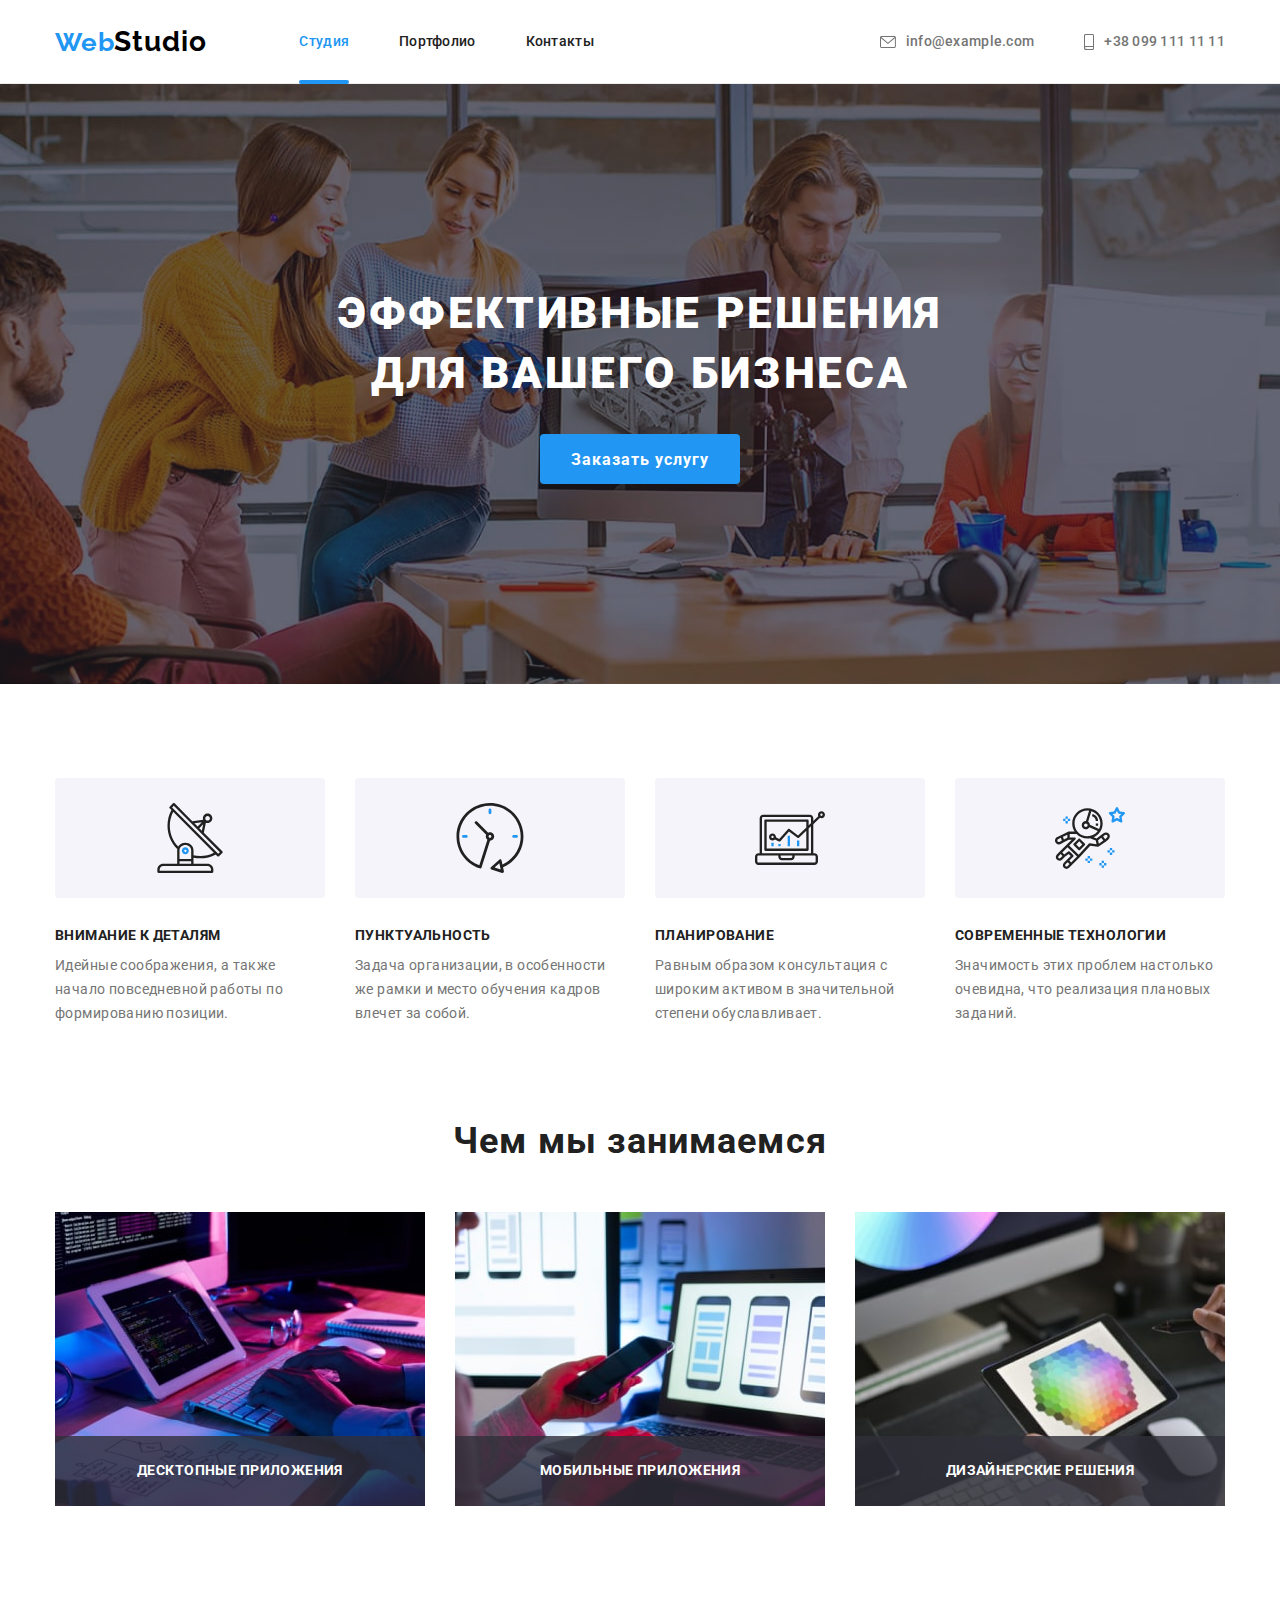
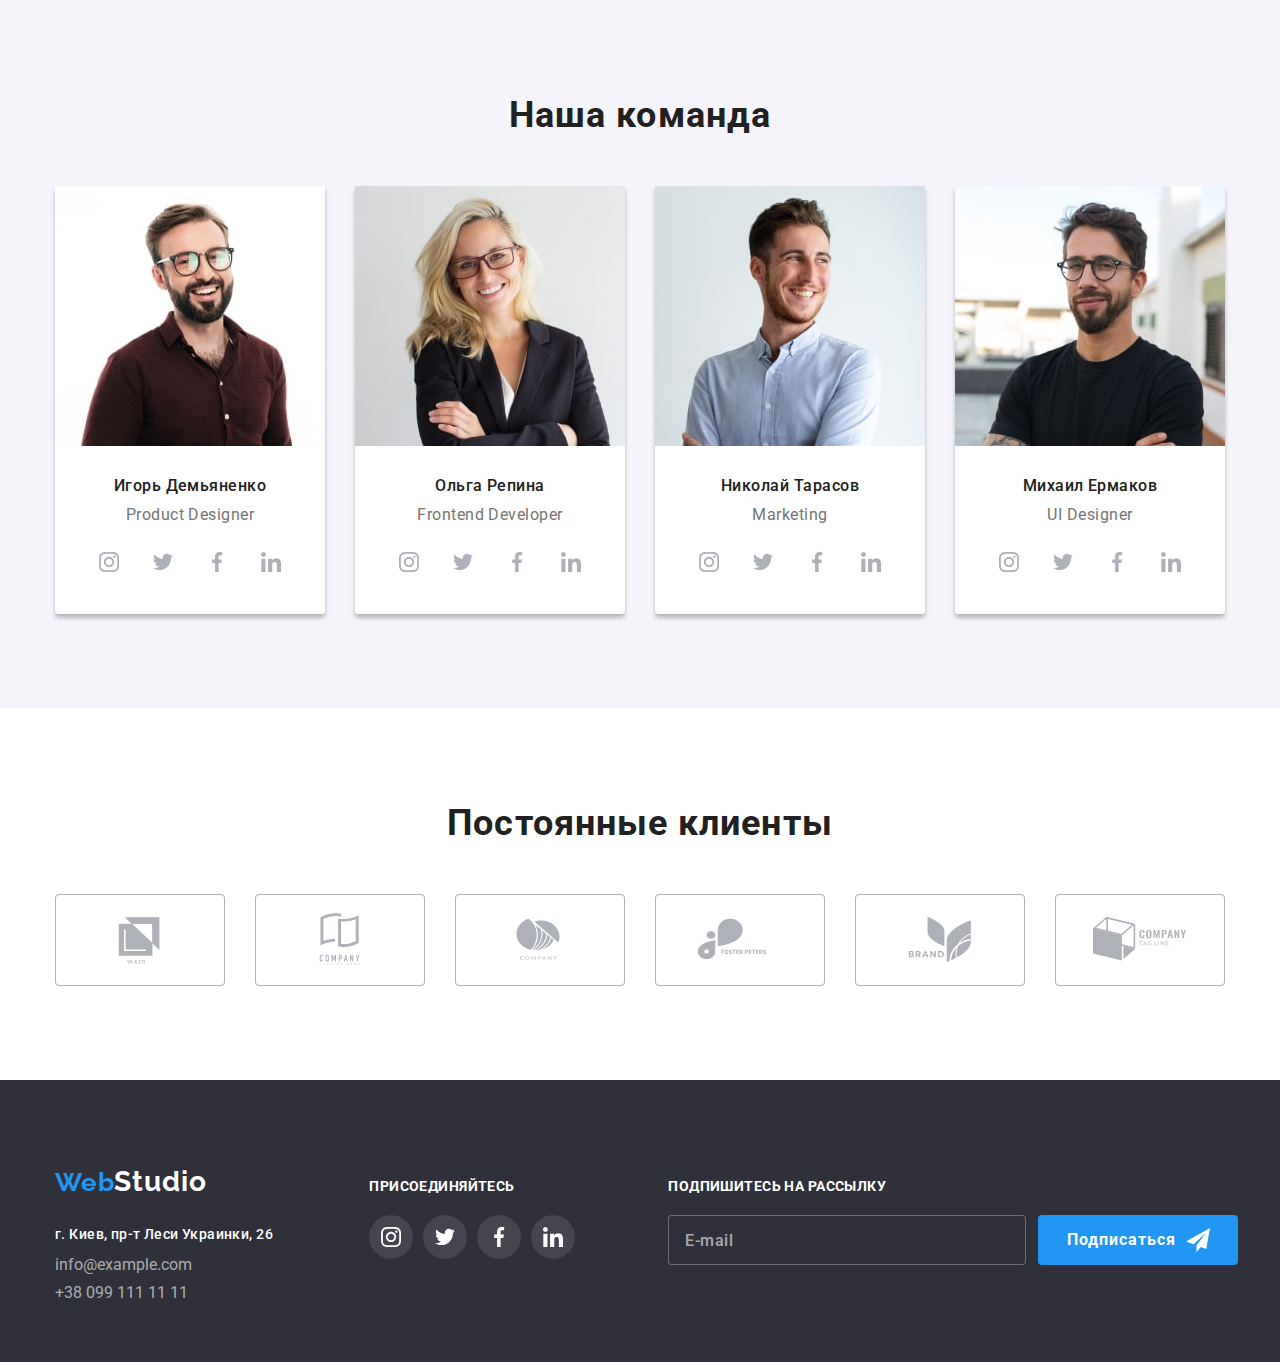
<file: index.html>
<!DOCTYPE html>
<html lang="ru">

<head>
    <meta charset="UTF-8">
    <meta http-equiv="X-UA-Compatible" content="IE=edge">
    <meta name="viewport" content="width=device-width, initial-scale=1.0">
    <link rel="preconnect" href="https://fonts.googleapis.com">
    <link rel="preconnect" href="https://fonts.gstatic.com" crossorigin>
    <link href="https://fonts.googleapis.com/css2?family=Raleway:wght@700&family=Roboto:wght@400;500;700;900&display=swap"
        rel="stylesheet">

    <title>Студия</title>
    <link rel="stylesheet" href="./css/main.min.css">
</head>

<body>

    <!---Header navigation-->

    <header class="header">
        <div class="container header__container">
            <nav class="navigation">
                <a class="logo logo--light-theme" href="./index.html" lang="en">
                    <span class="logo__accent">Web</span>Studio</a>
                <ul class="navigation__list">
                    <li class="navigation__item">
                        <a class="navigation__link navigation__link--active" href="./index.html" rel="noreferrer">Студия</a>
                    </li>
                    <li class="navigation__item">
                        <a class="navigation__link" href="./portfolio.html">Портфолио</a>
                    </li>
                    <li class="navigation__item">
                        <a class="navigation__link" href="">Контакты</a>
                    </li>
                </ul>
            </nav>
            <ul class="contact">
                <li class="contact__item">
                    <a class="contact__link" href="mailto:info@example.com">
                        <svg class="contact__icon" width="16" height="14"><use href="./images/icons.svg#envelope"></use></svg> info@example.com</a>
                </li>
                <li class="contact__item">
                    <a class="contact__link" href="tel:+380991111111"><svg class="contact__icon" width="10" height="16">
                        <use href="./images/icons.svg#smartphone"></use>
                    </svg>+38 099 111 11 11</a>
                </li>
            </ul>
            <button type="button" class="mob-menu__btn" data-menu-open><svg class="mob-menu__icon--open" width="40" height="40">
                <use href="./images/icons.svg#menu_40px"></use>
            </svg></button>
        </div>

        <!-- Mobile-menu -->

        <div class="mob-menu is-hidden" data-menu>
            <div class="mob-menu__thumb">
                <button type="button" class="mob-menu__btn" data-menu-close><svg class="mob-menu__icon--close" width="40" height="40">
                    <use href="./images/icons.svg#close-icon"></use></svg></button>
                <div class="mob-menu-top">            
                    <ul class="mob-menu__nav">
                            <li class="mob-menu__item">
                                    <a class="mob-menu__link mob-menu__link--active" href="./index.html" rel="noreferrer">Студия</a>
                        </li>
                        <li class="mob-menu__item">
                                    <a class="mob-menu__link" href="./portfolio.html">Портфолио</a>
                        </li>
                        <li class="mob-menu__item">
                                    <a class="mob-menu__link" href="">Контакты</a>
                        </li>
                    </ul>
                </div>
                <div class="mob-menu-botom">
                        <ul class="mob-menu__communication">
                        <li class="communication__item">
                            <a class="communication__link--tel" href="tel:+380991111111">
                                +38 099 111 11 11</a>
                        </li>
                        <li class="communication__item">
                            <a class="communication__link" href="mailto:info@example.com">
                                info@example.com</a>
                        </li>
                    </ul>
                    <ul class="mob-menu__community">
                        <li class="community__item"> <a  class="community__link" href=""> Instagram</a></li>
                        <li class="community__item"><a  class="community__link" href="">Twitter</a></li>
                        <li class="community__item"><a  class="community__link" href="">Facebook</a></li>
                        <li class="community__item"><a  class="community__link" href="">LinkedIn</a></li>
                    </ul>
                </div>
            </div>
        </div>
    </header>

    <!--Main section-->

    <main>

        <!---Hero-->

        <section class="hero">
            <h1 class="hero__title">Эффективные решения <br /> для вашего бизнеса</h1>
            <button class="button hero__button" type="button" data-modal-open>Заказать услугу</button>
        </section>

        <!---Our advantages-->

        <section class="section">
            <div class="container">
            <h2 class="section__title visually-hidden">Наши преимущества</h2>
            <ul class="advantages">
                <li class="advantages__item">
                    <div class="advantages__box">
                        <svg class="advantages__icon" width="70" height="70">
                            <use href="./images/icons.svg#antenna"></use>
                        </svg>
                    </div>
                    <h3 class="advantages__title">Внимание к деталям</h3>
                    <p class="advantages__description">Идейные соображения, а также начало повседневной работы по формированию позиции.</p>
                </li>
                <li class="advantages__item">
                    <div class="advantages__box">
                        <svg class="advantages__icon" width="70" height="70">
                            <use href="./images/icons.svg#clock"></use>
                        </svg>
                    </div>
                    <h3 class="advantages__title">Пунктуальность</h3>
                    <p class="advantages__description">Задача организации, в особенности же рамки и место обучения кадров влечет за собой.</p>
                </li>
                <li class="advantages__item">
                    <div class="advantages__box">
                        <svg class="advantages__icon" width="70" height="70">
                            <use href="./images/icons.svg#diagram"></use>
                        </svg>
                    </div>
                    <h3 class="advantages__title">Планирование</h3>
                    <p class="advantages__description">Равным образом консультация с широким активом в значительной степени обуславливает.</p>
                </li>
                <li class="advantages__item">
                    <div class="advantages__box">
                        <svg class="advantages__icon" width="70" height="70">
                            <use href="./images/icons.svg#astronaut"></use>
                        </svg>
                    </div>
                    <h3 class="advantages__title">Современные технологии</h3>
                    <p class="advantages__description">Значимость этих проблем настолько очевидна, что реализация плановых заданий.</p>
                </li>
            </ul>
            </div>
        </section>

        <!---Our services-->

        <section class="section section--no-padding-top">
            <div class="container">
                <h2 class="section__title">Чем мы занимаемся</h2>
                <ul class="services">
                    <li class="services__item"><img
                        srcset="./images/services1-desktop-1200-min.jpg 1x, ./images/services1-desktop-1200-2x-min.jpg 2x" 
                        src="./images/services1-desktop-1200-min.jpg" 
                        alt="Адаптация сайта" width="370" 
                        height="294">
                        <p class="services__description">Десктопные приложения</p>
                    </li>
                    <li class="services__item"><img 
                        srcset="./images/services2-desktop-1200-min.jpg 1x, ./images/services2-desktop-1200-2x-min.jpg 2x"
                        src="./images/services2-desktop-1200-min.jpg" 
                        alt="Создание сайта" 
                        width="370" 
                        height="294">
                        <p class="services__description">Мобильные приложения</p>
                    </li>
                    <li class="services__item"><img 
                        srcset="./images/services3-desktop-1200-min.jpg 1x, ./images/services3-desktop-1200-2x-min.jpg 2x"
                        src="./images/services3-desktop-1200-min.jpg" 
                        alt="Создание дизайна" 
                        width="370" 
                        height="294">
                        <p class="services__description">Дизайнерские решения</p>
                    </li>
                </ul>
            </div>
        </section>

        <!---Our team-->

        <section class="section section--other-bg">
            <div class="container">
                <h2 class="section__title">Наша команда</h2>
                <ul class="team">
                    <li class="team__item">
                            <picture>
                                <source srcset="
                                ./images/team1-desktop-1200-min.jpg 1x, 
                                ./images/team1-desktop-1200-2x-min.jpg 2x" media="(min-width: 1200px)">
                                
                                <source srcset="
                                ./images/team1-tablet-768-min.jpg 1x, 
                                ./images/team1-tablet-768-2x-min.jpg 2x" 
                                media="(min-width: 768px)">

                                <source srcset="
                                ./images/team1-mobile-480-min.jpg 1x, 
                                ./images/team1-mobile-480-2x-min.jpg 2x" media="(min-width: 480px)">

                                <img src="./images/team1-mobile-480-2x-min.jpg" alt="Дизайнер-Игорь-Демьяненко">                                
                            </picture>
                <div class="team__block"><h3 class="team__title">Игорь Демьяненко</h3>
                        <p class="team__text" lang="en">Product Designer</p>
                        <ul class="social">
                            <li class="social__item">
                                <a href="" class="social__link">
                                <svg class="social__icon">
                                    <use href="./images/icons.svg#instagram">
                                    </use>
                                </svg>
                                </a>
                            </li>
                            <li class="social__item">
                                <a href="" class="social__link">
                                    <svg class="social__icon">
                                        <use href="./images/icons.svg#twitter">
                                        </use>
                                    </svg>
                                </a>
                            </li>
                            <li class="social__item">
                                <a href="" class="social__link">
                                    <svg class="social__icon">
                                        <use href="./images/icons.svg#facebook">
                                        </use>
                                    </svg>
                                </a>
                            </li>
                            <li class="social__item">
                                <a href="" class="social__link">
                                    <svg class="social__icon">
                                        <use href="./images/icons.svg#linkedin">
                                        </use>
                                    </svg>
                                </a>
                            </li>
                        </ul>
                </div>
                    </li>
                    <li class="team__item">
                        <picture>
                            <source srcset="
                            ./images/team2-desktop-1200-min.jpg 1x, 
                            ./images/team2-desktop-1200-2x-min.jpg 2x" media="(min-width: 1200px)">
                            <source srcset="
                            ./images/team2-tablet-768-min.jpg 1x, 
                            ./images/team2-tablet-768-2x-min.jpg 2x" media="(min-width: 768px)">
                            <source srcset="
                            ./images/team2-mobile-480-min.jpg 1x, 
                            ./images/team2-mobile-480-2x-min.jpg 2x" 
                            media="(min-width: 480px)">
                            <img src="./images/team2-mobile-480-2x-min.jpg" 
                            alt="Разработчик-Ольга-Репина">
                        </picture>
                    <div class="team__block"><h3 class="team__title">Ольга Репина</h3>
                        <p class="team__text" lang="en">Frontend Developer</p>
                        <ul class="social">
                            <li class="social__item">
                                <a href="" class="social__link">
                                    <svg class="social__icon">
                                        <use href="./images/icons.svg#instagram">
                                    </use>
                                    </svg>
                                </a>
                            </li>
                            <li class="social__item">
                                <a href="" class="social__link">
                                    <svg class="social__icon">
                                        <use href="./images/icons.svg#twitter">
                                    </use>
                                    </svg>
                                </a>
                            </li>
                            <li class="social__item">
                                <a href="" class="social__link">
                                    <svg class="social__icon">
                                        <use href="./images/icons.svg#facebook">
                                    </use>
                                    </svg>
                                </a>
                            </li>
                            <li class="social__item">
                                <a href="" class="social__link">
                                    <svg class="social__icon">
                                        <use href="./images/icons.svg#linkedin">
                                    </use>
                                    </svg>
                                </a>
                            </li>
                        </ul>
                    </div>
                    </li>
                    <li class="team__item">
                        <picture>
                            <source srcset="
                            ./images/team3-desktop-1200-min.jpg 1x, 
                            ./images/team3-desktop-1200-2x-min.jpg 2x" media="(min-width: 1200px)">
                            <source srcset="
                            ./images/team3-tablet-768-min.jpg 1x, 
                            ./images/team3-tablet-768-2x-min.jpg 2x" media="(min-width: 768px)">
                            <source srcset="
                            ./images/team3-mobile-480-min.jpg 1x, 
                            ./images/team3-mobile-480-2x-min.jpg 2x" 
                            media="(min-width: 480px)">
                            <img src="./images/team3-mobile-480-2x-min.jpg" 
                            alt="Маркетолог-Николай-Тарасов">
                        </picture>
                    <div class="team__block"><h3 class="team__title">Николай Тарасов</h3>
                        <p class="team__text" lang="en">Marketing</p>
                        <ul class="social">
                            <li class="social__item">
                                <a href="" class="social__link">
                                    <svg class="social__icon">
                                        <use href="./images/icons.svg#instagram">
                                    </use>
                                    </svg>
                                </a>
                            </li>
                            <li class="social__item">
                                <a href="" class="social__link">
                                    <svg class="social__icon">
                                        <use href="./images/icons.svg#twitter">
                                    </use>
                                    </svg>
                                </a>
                            </li>
                            <li class="social__item">
                                <a href="" class="social__link">
                                    <svg class="social__icon">
                                        <use href="./images/icons.svg#facebook">
                                    </use>
                                    </svg>
                                </a>
                            </li>
                            <li class="social__item">
                                <a href="" class="social__link">
                                    <svg class="social__icon">
                                        <use href="./images/icons.svg#linkedin">
                                    </use>
                                    </svg>
                                </a>
                            </li>
                        </ul>
                    </div>
                    </li>
                    <li class="team__item">
                        <picture>
                            <source srcset="
                            ./images/team4-desktop-1200-min.jpg 1x, 
                            ./images/team4-desktop-1200-2x-min.jpg 2x" media="(min-width: 1200px)">
                            <source srcset="
                            ./images/team4-tablet-768-min.jpg 1x, 
                            ./images/team4-tablet-768-2x-min.jpg 2x" media="(min-width: 768px)">
                            <source 
                            srcset="
                            ./images/team4-mobile-480-min.jpg 1x, 
                            ./images/team4-mobile-480-2x-min.jpg 2x"
                            media="(min-width: 480px)">
                            <img src="./images/team4-mobile-480-2x-min.jpg" 
                            alt="Дизайнер-Михаил Ермаков">
                        </picture>
                        
                    <div class="team__block"><h3 class="team__title">Михаил Ермаков</h3>
                        <p class="team__text" lang="en">UI Designer</p>
                        <ul class="social">
                            <li class="social__item">
                                <a href="" class="social__link">
                                    <svg class="social__icon">
                                        <use href="./images/icons.svg#instagram">
                                    </use>
                                    </svg>
                                </a>
                            </li>
                            <li class="social__item">
                                <a href="" class="social__link">
                                    <svg class="social__icon">
                                        <use href="./images/icons.svg#twitter">
                                    </use>
                                    </svg>
                                </a>
                            </li>
                            <li class="social__item">
                                <a href="" class="social__link">
                                    <svg class="social__icon">
                                        <use href="./images/icons.svg#facebook">
                                    </use>
                                    </svg>
                                </a>
                            </li>
                            <li class="social__item">
                                <a href="" class="social__link">
                                    <svg class="social__icon">
                                        <use href="./images/icons.svg#linkedin">
                                    </use>
                                    </svg>
                                </a>
                            </li>
                        </ul>
                    </div>
                    </li>
                </ul>
            </div>
        </section>

        <!--Clients section-->

        <section class="section">
            <div class="container">
                <h2 class="section__title">Постоянные клиенты</h2>
                <ul class="clients">
                    <li class="clients__item">
                        <a href="" class="clients__link">
                            <svg class="clients__icon">
                                <use href="./images/icons.svg#Company-1">
                                </use>
                            </svg>
                        </a>
                    </li>
                    <li class="clients__item">
                        <a href="" class="clients__link">
                            <svg class="clients__icon">
                                <use href="./images/icons.svg#Company-2">
                                </use>
                            </svg>
                        </a>
                    </li>
                    <li class="clients__item">
                        <a href="" class="clients__link">
                            <svg class="clients__icon">
                                <use href="./images/icons.svg#Company-3">
                                </use>
                            </svg>
                        </a>
                    </li>
                    <li class="clients__item">
                        <a href="" class="clients__link">
                            <svg class="clients__icon">
                                <use href="./images/icons.svg#Company-4">
                                </use>
                            </svg>
                        </a>
                    </li>
                    <li class="clients__item">
                        <a href="" class="clients__link">
                            <svg class="clients__icon">
                                <use href="./images/icons.svg#Company-5">
                                </use>
                            </svg>
                        </a>
                    </li>
                    <li class="clients__item">
                        <a href="" class="clients__link">
                            <svg class="clients__icon">
                                <use href="./images/icons.svg#Company-6">
                                </use>
                            </svg>
                        </a>
                    </li>
                </ul>
            </div>
        </section>
    </main>

    <!--Footer section-->

    <footer class="footer">
        <div class="container footer__container">
            <div class="footer__adress-box">
                <a class="logo logo--dark-theme" href="./index.html" lang="en"> <span class="logo__accent">Web</span>Studio</a>
                <address class="adress"> 
                <ul class="address__list">
                    <li class="adress__item"><a class="address__link" href="">г. Киев, пр-т Леси Украинки, 26</a></li>
                    <li class="adress__item"><a class="adress__link--contact" href="mailto:info@example.com">info@example.com</a></li>
                    <li class="adress__item"><a class="adress__link--contact" href="tel:+380991111111">+38 099 111 11 11</a></li>
                </ul>
                </address>
            </div>
            <div class="footer__social-box">
                <h2 class="footer__title footer__title--social">
                    присоединяйтесь
                </h2>
                <ul class="social">
                    <li class="social__item">
                        <a href="" class="social__link social__link--dark">
                            <svg class="social__icon">
                                <use href="./images/icons.svg#instagram">
                                </use>
                            </svg>
                        </a>
                    </li>
                    <li class="social__item">
                        <a href="" class="social__link social__link--dark">
                            <svg class="social__icon">
                                <use href="./images/icons.svg#twitter">
                                </use>
                            </svg>
                        </a>
                    </li>
                    <li class="social__item">
                        <a href="" class="social__link social__link--dark">
                            <svg class="social__icon">
                                <use href="./images/icons.svg#facebook">
                                </use>
                            </svg>
                        </a>
                    </li>
                    <li class="social__item">
                        <a href="" class="social__link social__link--dark">
                            <svg class="social__icon">
                                <use href="./images/icons.svg#linkedin">
                                </use>
                            </svg>
                        </a>
                    </li>
                </ul>
            </div>
            <form action="#" class="footer__form">
                <div class="form__field">
                    <label class="footer__title footer__title--form">Подпишитесь на рассылку
                        <input 
                        type="email" 
                        name="user-email" 
                        class="form__input"
                        placeholder="E-mail">
                    </label>
                    <button class="button footer__button" type="submit">Подписаться<svg class="button__icon" width="24" height="24">
                        <use href="./images/icons.svg#icon-send"></use>
                    </svg></button>
                </div>
            </form>
            
        </div>
    </footer>

    <!--Modal window-->

    <div class="backdrop is-hidden" data-modal>
        <div class="modal">
            <button type="button" class="close" data-modal-close>
                <svg class="close__icon" width="18" height="18">
                    <use href="./images/icons.svg#close-icon"></use>
                </svg>
            </button>
            <b class="modal-form__title">Оставьте свои данные, мы вам перезвоним</b>
            <form action="#" class="modal-form">
                <div class="modal-form__box">
                    <label class="modal-form__text">Имя
                        <span class="input__wrap">
                            <input 
                                type="text"
                                name="user-name" 
                                class="modal-form__input"
                                required>
                            <svg class="modal-form__icon">
                                <use a href="./images/icons.svg#user-icon"></use>
                            </svg>
                        </span>
                    </label>
                    
                </div>
                <div class="modal-form__box">
                    <label class="modal-form__text">Телефон
                        <span class="input__wrap">
                            <input 
                            type="tel" 
                            name="user-tel" 
                            class="modal-form__input"
                            required>
                            <svg class="modal-form__icon">
                                <use a href="./images/icons.svg#phone-icon"></use>
                            </svg>
                        </span>
                    </label>
                </div>
                <div class="modal-form__box">
                    <label class="modal-form__text">Почта
                        <span class="input__wrap">
                            <input 
                            type="email" 
                            name="user-email" 
                            class="modal-form__input">
                            <svg class="modal-form__icon">
                                <use a href="./images/icons.svg#email-icon"></use>
                            </svg>
                        </span>
                    </label>
                </div>
                <div class="modal-form__box">
                    <label class="modal-form__text">Комментарий
                       <textarea 
                       class="modal-form__comment" 
                       name="user-comment"
                       placeholder="Введите текст"></textarea>
                    </label>
                </div>
                <div class="license__box">
                    <input type="checkbox" name="license" id="license" class="checkbox__input visually-hidden">
                    <label for="license" class="license"><span class="checkbox__item">
                        <svg class="license__icon">
                            <use href="./images/icons.svg#icon-check"></use>
                        </svg></span>
                        Соглашаюсь с рассылкой и принимаю <a class="license__link" href="">Условия договора</a>
                    </label>
                </div>
                <button class="button modal__button" type="submit">Отправить</button>
            </form>
        </div>
    </div>

    <script src="./js/modal.js"></script>
    <script src="./js/menu.js"></script>

</body>
</html>
</file>
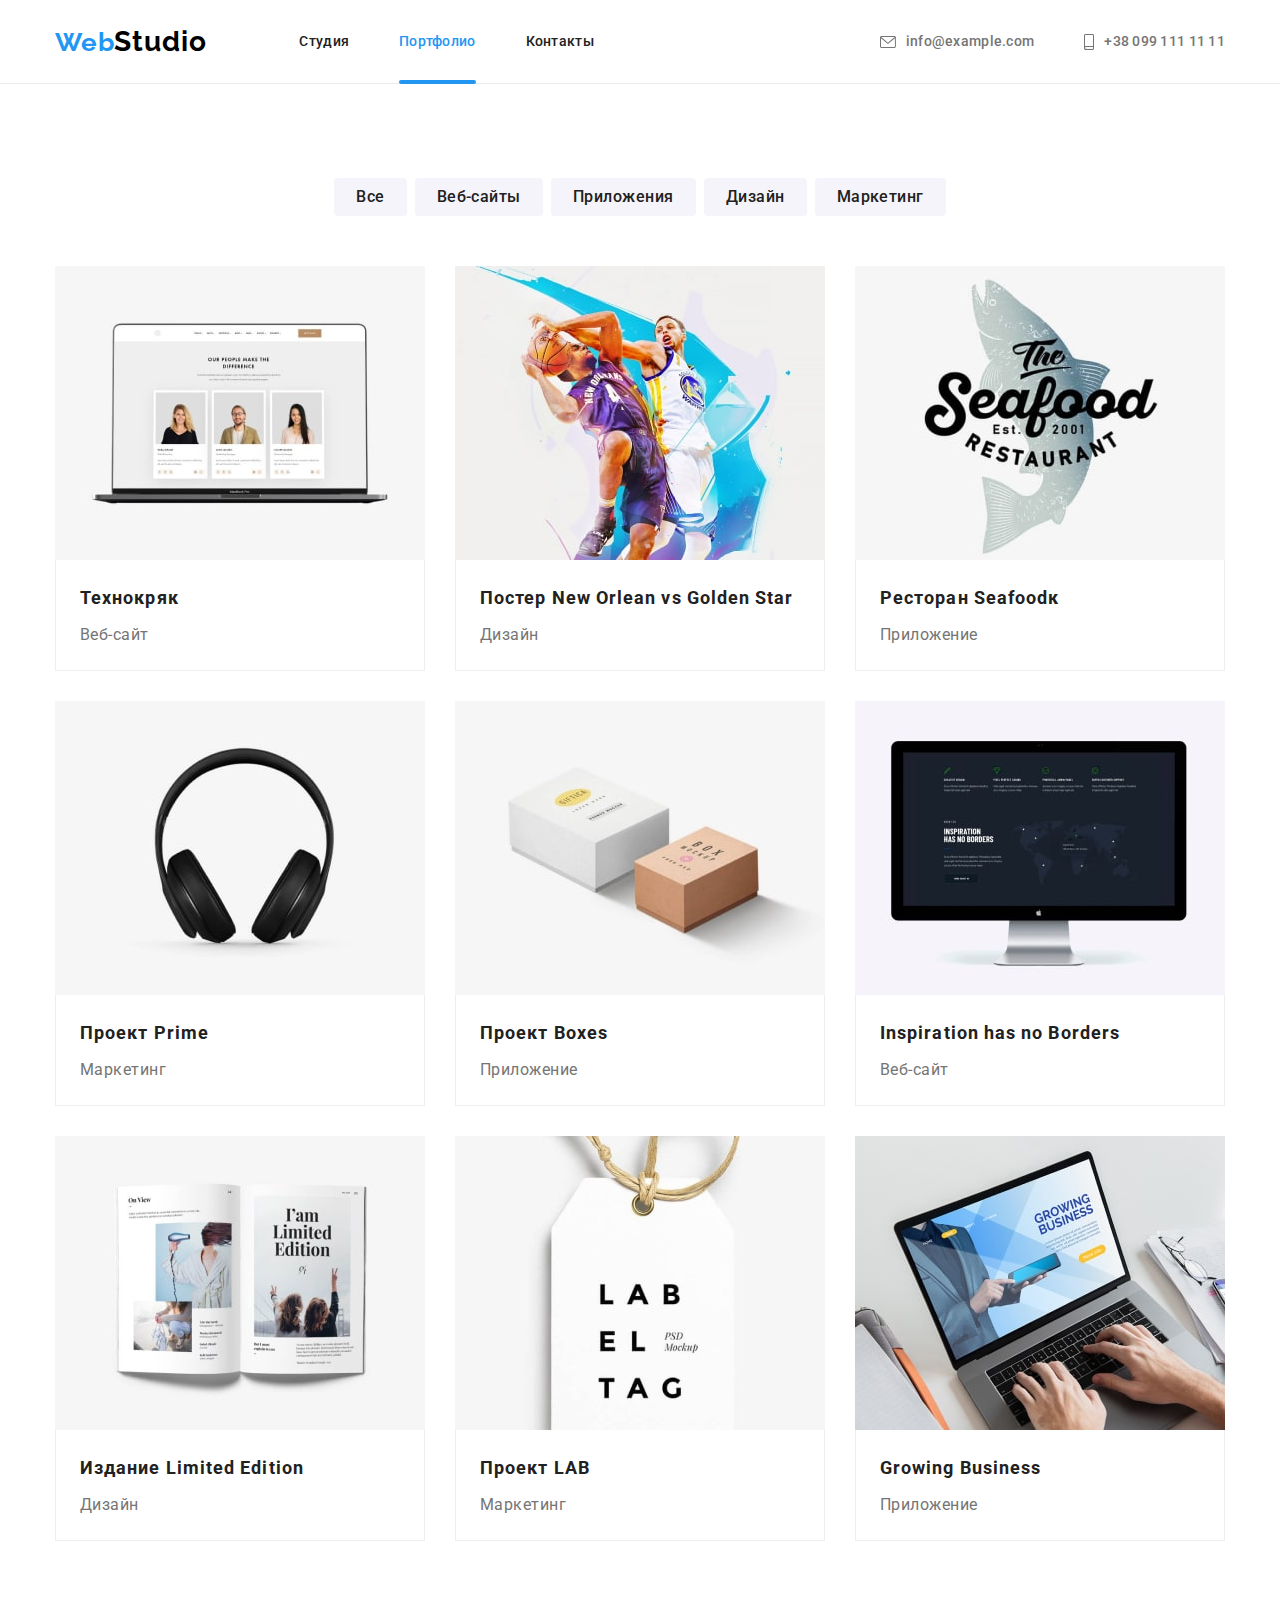
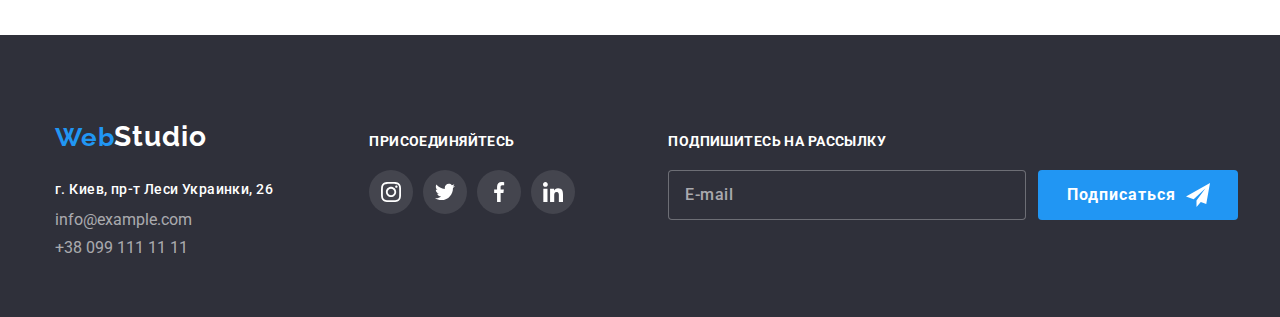
<file: portfolio.html>
<!DOCTYPE html>
<html lang="ru">

<head>
    <meta charset="UTF-8">
    <meta http-equiv="X-UA-Compatible" content="IE=edge">
    <meta name="viewport" content="width=device-width, initial-scale=1.0">
    <link rel="preconnect" href="https://fonts.googleapis.com">
    <link rel="preconnect" href="https://fonts.gstatic.com" crossorigin>
    <link
        href="https://fonts.googleapis.com/css2?family=Raleway:wght@700&family=Roboto:wght@400;500;700;900&display=swap"
        rel="stylesheet">

    <title>Студия</title>
    <link rel="stylesheet" href="./css/main.min.css">
</head>

<body>

    <!---Header navigation-->

    <header class="header">
        <div class="container header__container">
            <nav class="navigation">
                <a class="logo logo--light-theme" href="./index.html" lang="en">
                    <span class="logo__accent">Web</span>Studio</a>
                <ul class="navigation__list">
                    <li class="navigation__item">
                        <a class="navigation__link " href="./index.html" rel="noreferrer">Студия</a>
                    </li>
                    <li class="navigation__item">
                        <a class="navigation__link navigation__link--active" href="./portfolio.html">Портфолио</a>
                    </li>
                    <li class="navigation__item">
                        <a class="navigation__link" href="">Контакты</a>
                    </li>
                </ul>
            </nav>
            <ul class="contact">
                <li class="contact__item">
                    <a class="contact__link" href="mailto:info@example.com">
                        <svg class="contact__icon" width="16" height="14">
                            <use href="./images/icons.svg#envelope"></use>
                        </svg> info@example.com</a>
                </li>
                <li class="contact__item">
                    <a class="contact__link" href="tel:+380991111111"><svg class="contact__icon" width="10" height="16">
                            <use href="./images/icons.svg#smartphone"></use>
                        </svg>+38 099 111 11 11</a>
                </li>
            </ul>
            <button type="button" class="mob-menu__btn" data-menu-open><svg class="mob-menu__icon--open" width="40"
                    height="40">
                    <use href="./images/icons.svg#menu_40px"></use>
                </svg></button>
        </div>
    
        <!-- Mobile-menu -->
    
        <div class="mob-menu is-hidden" data-menu>
            <div class="mob-menu__thumb">
                <button type="button" class="mob-menu__btn" data-menu-close><svg class="mob-menu__icon--close" width="40"
                        height="40">
                        <use href="./images/icons.svg#close-icon"></use>
                    </svg></button>
                <div class="mob-menu-top">
                    <ul class="mob-menu__nav">
                        <li class="mob-menu__item">
                            <a class="mob-menu__link" href="./index.html" rel="noreferrer">Студия</a>
                        </li>
                        <li class="mob-menu__item">
                            <a class="mob-menu__link mob-menu__link--active" href="./portfolio.html">Портфолио</a>
                        </li>
                        <li class="mob-menu__item">
                            <a class="mob-menu__link" href="">Контакты</a>
                        </li>
                    </ul>
                </div>
                <div class="mob-menu-botom">
                    <ul class="mob-menu__communication">
                        <li class="communication__item">
                            <a class="communication__link--tel" href="tel:+380991111111">
                                +38 099 111 11 11</a>
                        </li>
                        <li class="communication__item">
                            <a class="communication__link" href="mailto:info@example.com">
                                info@example.com</a>
                        </li>
                    </ul>
                    <ul class="mob-menu__community">
                        <li class="community__item"> <a class="community__link" href=""> Instagram</a></li>
                        <li class="community__item"><a class="community__link" href="">Twitter</a></li>
                        <li class="community__item"><a class="community__link" href="">Facebook</a></li>
                        <li class="community__item"><a class="community__link" href="">LinkedIn</a></li>
                    </ul>
                </div>
            </div>
        </div>
    </header>
    
    <!--Main section-->

    <main>
        <section class="section">
            <div class="container">     
                <h1 class="section__title visually-hidden">Наши работы</h1>
                <!--Portfolio nav-->
                <ul class="filter">
                    <li class="filter__item"><button class="filter__btn" type="button">Все</button></li>
                    <li class="filter__item"><button class="filter__btn" type="button">Веб-сайты</button></li>
                    <li class="filter__item"><button class="filter__btn" type="button">Приложения</button></li>
                    <li class="filter__item"><button class="filter__btn" type="button">Дизайн</button></li>
                    <li class="filter__item"><button class="filter__btn" type="button">Маркетинг</button></li>
                </ul>

                    <!--Portfolio-->
                <ul class="portfolio">
                     <li class="portfolio__item"><a class="portfolio__link" href="">
                        <div class="portfolio__wrap">
                            <picture>
                                <source srcset="
                                ./images/portfolio1-desktop-1200-min.jpg 1x, 
                                ./images/portfolio1-desktop-1200-2x-min.jpg 2x" media="(min-width: 1200px)">
                                <source srcset="
                                ./images/portfolio1-tablet-768-min.jpg 1x, 
                                ./images/portfolio1-tablet-768-2x-min.jpg 2x" media="(min-width: 768px)">
                                <source srcset="
                                ./images/portfolio1-mobile-480-min.jpg 1x, 
                                ./images/portfolio1-mobile-480-2x-min.jpg 2x" 
                                media="(min-width: 480px)">
                               <img src="./images/portfolio1-desktop-1200-2x-min.jpg" alt="Веб-сайт">
                            </picture>
                        <p class="portfolio__description">Технокряк это современная площадка распространения коронавируса. Компании используют эту платформу для цифрового
                        шпионажа и атак на защищённые сервера конкурентов.</p></div>
                        <div class="portfolio__box"><h2 class="portfolio__title">Технокряк</h2>
                        <p class="portfolio__text">Веб-сайт</p></div>
                        </a>
                    </li>
                    <li class="portfolio__item"><a class="portfolio__link" href="">
                        <div class="portfolio__wrap">
                            <picture>
                                <source srcset="
                                ./images/portfolio2-desktop-1200-min.jpg 1x, 
                                ./images/portfolio2-desktop-1200-2x-min.jpg 2x" media="(min-width: 1200px)">
                                <source srcset="
                                ./images/portfolio2-tablet-768-min.jpg 1x, 
                                ./images/portfolio2-tablet-768-2x-min.jpg 2x" media="(min-width: 768px)">
                                <source srcset="
                                ./images/portfolio2-mobile-480-min.jpg 1x, 
                                ./images/portfolio2-mobile-480-2x-min.jpg 2x" media="(min-width: 480px)">
                                <img src="./images/portfolio2-mobile-480-2x-min.jpg" alt="Дизайн-постера">
                            </picture>
                        <p class="portfolio__description">Технокряк это современная площадка распространения коронавируса. Компании используют эту платформу для цифрового
                        шпионажа и атак на защищённые сервера конкурентов.</p>
                        </div>
                        <div class="portfolio__box"><h2 class="portfolio__title">Постер New Orlean vs Golden Star</h2>
                        <p class="portfolio__text">Дизайн</p></div>
                        </a>
                    </li>
                    <li class="portfolio__item"><a class="portfolio__link" href="">
                        <div class="portfolio__wrap">
                            <picture>
                                <source srcset="
                                ./images/portfolio3-desktop-1200-min.jpg 1x, 
                                ./images/portfolio3-desktop-1200-2x-min.jpg 2x" media="(min-width: 1200px)">
                                <source srcset="
                                ./images/portfolio3-tablet-768-min.jpg 1x, 
                                ./images/portfolio3-tablet-768-2x-min.jpg 2x" media="(min-width: 768px)">
                                <source srcset="
                                ./images/portfolio3-mobile-480-min.jpg 1x, 
                                ./images/portfolio3-mobile-480-2x-min.jpg 2x" media="(min-width: 480px)">
                               <img src="./images/portfolio3-mobile-480-2x-min.jpg" alt="Приложение ресторана">
                            </picture>
                        <p class="portfolio__description">Технокряк это современная площадка распространения коронавируса. Компании используют эту платформу для цифрового
                        шпионажа и атак на защищённые сервера конкурентов.</p>
                        </div>
                        <div class="portfolio__box"><h2 class="portfolio__title">Ресторан Seafoodк</h2>
                        <p class="portfolio__text">Приложение</p></div>
                        </a>
                    </li>
                    <li class="portfolio__item"><a class="portfolio__link" href="">
                        <div class="portfolio__wrap">
                            <picture>
                                <source srcset="
                                ./images/portfolio4-desktop-1200-min.jpg 1x, 
                                ./images/portfolio4-desktop-1200-2x-min.jpg 2x" media="(min-width: 1200px)">
                                <source srcset="
                                ./images/portfolio4-tablet-768-min.jpg 1x, 
                                ./images/portfolio4-tablet-768-2x-min.jpg 2x" media="(min-width: 768px)">
                                <source srcset="
                                ./images/portfolio4-mobile-480-min.jpg 1x, 
                                ./images/portfolio4-mobile-480-2x-min.jpg 2x" media="(min-width: 480px)">
                               <img src="./images/portfolio4-mobile-480-2x-min.jpg" alt="Проект Prime" width="100%">
                            </picture>
                        <p class="portfolio__description">Технокряк это современная площадка распространения коронавируса. Компании используют эту платформу для цифрового
                        шпионажа и атак на защищённые сервера конкурентов.</p>
                        </div>
                        <div class="portfolio__box"><h2 class="portfolio__title">Проект Prime</h2>
                        <p class="portfolio__text">Маркетинг</p></div>
                        </a>
                    </li>
                    <li class="portfolio__item"><a class="portfolio__link" href="">
                        <div class="portfolio__wrap">
                            <picture>
                                <source srcset="
                                ./images/portfolio5-desktop-1200-min.jpg 1x, 
                                ./images/portfolio5-desktop-1200-2x-min.jpg 2x" media="(min-width: 1200px)">
                                <source srcset="
                                ./images/portfolio5-tablet-768-min.jpg 1x, 
                                ./images/portfolio5-tablet-768-2x-min.jpg 2x" media="(min-width: 768px)">
                                <source srcset="
                                ./images/portfolio5-mobile-480-min.jpg 1x, 
                                ./images/portfolio5-mobile-480-2x-min.jpg 2x" media="(min-width: 480px)">
                                <img src="./images/portfolio5-mobile-480-2x-min.jpg" alt="Проект Boxes">
                            </picture>
                        <p class="portfolio__description">Технокряк это современная площадка распространения коронавируса. Компании используют эту платформу для цифрового
                        шпионажа и атак на защищённые сервера конкурентов.</p>
                        </div>
                        <div class="portfolio__box"><h2 class="portfolio__title">Проект Boxes</h2>
                        <p class="portfolio__text">Приложение</p></div>
                        </a>
                    </li>
                    <li class="portfolio__item"><a class="portfolio__link" href="">
                        <div class="portfolio__wrap">
                            <picture>
                                <source srcset="
                                ./images/portfolio6-desktop-1200-min.jpg 1x, 
                                ./images/portfolio6-desktop-1200-2x-min.jpg 2x" media="(min-width: 1200px)">
                                <source srcset="
                                ./images/portfolio6-tablet-768-min.jpg 1x, 
                                ./images/portfolio6-tablet-768-2x-min.jpg 2x" media="(min-width: 768px)">
                                <source srcset="
                                ./images/portfolio6-mobile-480-min.jpg 1x, 
                                ./images/portfolio6-mobile-480-2x-min.jpg 2x" media="(min-width: 480px)">
                                <img src="./images/portfolio6-mobile-480-2x-min.jpg" alt="Веб-сайт">
                            </picture>
                        <p class="portfolio__description">Технокряк это современная площадка распространения коронавируса. Компании используют эту платформу для цифрового
                        шпионажа и атак на защищённые сервера конкурентов.</p>
                        </div>
                        <div class="portfolio__box"><h2 class="portfolio__title" lang="en">Inspiration has no Borders</h2>
                        <p class="portfolio__text">Веб-сайт</p></div>
                        </a>
                    </li>
                    <li class="portfolio__item"><a class="portfolio__link" href="">
                        <div class="portfolio__wrap">
                            <picture>
                                <source srcset="
                                ./images/portfolio7-desktop-1200-min.jpg 1x, 
                                ./images/portfolio7-desktop-1200-2x-min.jpg 2x" media="(min-width: 1200px)">
                                <source srcset="
                                ./images/portfolio7-tablet-768-min.jpg 1x, 
                                ./images/portfolio7-tablet-768-2x-min.jpg 2x" media="(min-width: 768px)">
                                <source srcset="
                                ./images/portfolio7-mobile-480-min.jpg 1x, 
                                ./images/portfolio7-mobile-480-2x-min.jpg 2x" media="(min-width: 480px)">
                               <img src="./images/portfolio7-mobile-480-2x-min.jpg" alt="Издание Limited Edition">
                            </picture>
                        <p class="portfolio__description">Технокряк это современная площадка распространения коронавируса. Компании используют эту платформу для цифрового
                        шпионажа и атак на защищённые сервера конкурентов.</p>
                        </div>
                        <div class="portfolio__box"><h2 class="portfolio__title">Издание Limited Edition</h2>
                        <p class="portfolio__text">Дизайн</p></div>
                        </a>
                    </li>
                    <li class="portfolio__item"><a class="portfolio__link" href="">
                        <div class="portfolio__wrap">
                            <picture>
                                <source srcset="
                                ./images/portfolio8-desktop-1200-min.jpg 1x, 
                                ./images/portfolio8-desktop-1200-2x-min.jpg 2x" media="(min-width: 1200px)">
                                <source srcset="
                                ./images/portfolio8-tablet-768-min.jpg 1x, 
                                ./images/portfolio8-tablet-768-2x-min.jpg 2x" media="(min-width: 768px)">
                                <source srcset="
                                ./images/portfolio8-mobile-480-min.jpg 1x, 
                                ./images/portfolio8-mobile-480-2x-min.jpg 2x" media="(min-width: 480px)">
                                <img src="./images/portfolio8-mobile-480-2x-min.jpg" alt="Проект LAB">
                            </picture>
                        <p class="portfolio__description">Технокряк это современная площадка распространения коронавируса. Компании используют эту платформу для цифрового
                        шпионажа и атак на защищённые сервера конкурентов.</p>
                        </div>
                        <div class="portfolio__box"><h2 class="portfolio__title">Проект LAB</h2>
                        <p class="portfolio__text">Маркетинг</p></div>
                        </a>
                    </li>
                    <li class="portfolio__item"><a class="portfolio__link" href="">
                        <div class="portfolio__wrap">
                            <picture>
                                <source srcset="
                                ./images/portfolio9-desktop-1200-min.jpg 1x, 
                                ./images/portfolio9-desktop-1200-2x-min.jpg 2x" media="(min-width: 1200px)">
                                <source srcset="
                                ./images/portfolio9-tablet-768-min.jpg 1x, 
                                ./images/portfolio9-tablet-768-2x-min.jpg 2x" media="(min-width: 768px)">
                                <source srcset="
                                ./images/portfolio9-mobile-480-min.jpg 1x, 
                                ./images/portfolio9-mobile-480-2x-min.jpg 2x" media="(min-width: 480px)">
                               <img src="./images/portfolio9-mobile-480-2x-min.jpg" alt="Growing Business">
                            </picture>
                        <p class="portfolio__description">Технокряк это современная площадка распространения коронавируса. Компании используют эту платформу для цифрового
                        шпионажа и атак на защищённые сервера конкурентов.</p>
                        </div>
                        <div class="portfolio__box"><h2 class="portfolio__title" lang="en">Growing Business</h2>
                        <p class="portfolio__text">Приложение</p></div>
                        </a>
                    </li>
                </ul>
            </div>
        </section>
    </main>

    <!--Footer section-->
    
    <footer class="footer">
        <div class="container footer__container">
            <div class="footer__adress-box">
                <a class="logo logo--dark-theme" href="./index.html" lang="en"> <span
                        class="logo__accent">Web</span>Studio</a>
                <address class="adress">
                    <ul class="address__list">
                        <li class="adress__item"><a class="address__link" href="">г. Киев, пр-т Леси Украинки, 26</a></li>
                        <li class="adress__item"><a class="adress__link--contact"
                                href="mailto:info@example.com">info@example.com</a></li>
                        <li class="adress__item"><a class="adress__link--contact" href="tel:+380991111111">+38 099 111 11
                                11</a></li>
                    </ul>
                </address>
            </div>
            <div class="footer__social-box">
                <h2 class="footer__title footer__title--social">
                    присоединяйтесь
                </h2>
                <ul class="social">
                    <li class="social__item">
                        <a href="" class="social__link social__link--dark">
                            <svg class="social__icon">
                                <use href="./images/icons.svg#instagram">
                                </use>
                            </svg>
                        </a>
                    </li>
                    <li class="social__item">
                        <a href="" class="social__link social__link--dark">
                            <svg class="social__icon">
                                <use href="./images/icons.svg#twitter">
                                </use>
                            </svg>
                        </a>
                    </li>
                    <li class="social__item">
                        <a href="" class="social__link social__link--dark">
                            <svg class="social__icon">
                                <use href="./images/icons.svg#facebook">
                                </use>
                            </svg>
                        </a>
                    </li>
                    <li class="social__item">
                        <a href="" class="social__link social__link--dark">
                            <svg class="social__icon">
                                <use href="./images/icons.svg#linkedin">
                                </use>
                            </svg>
                        </a>
                    </li>
                </ul>
            </div>
            <form action="#" class="footer__form">
                <div class="form__field">
                    <label class="footer__title footer__title--form">Подпишитесь на рассылку
                        <input type="email" name="user-email" class="form__input" placeholder="E-mail">
                    </label>
                    <button class="button footer__button" type="submit">Подписаться<svg class="button__icon" width="24"
                            height="24">
                            <use href="./images/icons.svg#icon-send"></use>
                        </svg></button>
                </div>
            </form>
    
        </div>
    </footer>

    <script src="./js/menu.js"></script>

    </body>

</html>
</file>
<file: css/main.min.css>
/*! modern-normalize v1.1.0 | MIT License | https://github.com/sindresorhus/modern-normalize */*,::before,::after{box-sizing:border-box}html{line-height:1.15;-webkit-text-size-adjust:100%;-moz-tab-size:4;tab-size:4}body{margin:0;font-family:system-ui,-apple-system,"Segoe UI",Roboto,Helvetica,Arial,sans-serif,"Apple Color Emoji","Segoe UI Emoji"}hr{height:0;color:inherit}abbr[title]{text-decoration:underline dotted}b,strong{font-weight:bolder}code,kbd,samp,pre{font-family:ui-monospace, SFMono-Regular, Consolas, 'Liberation Mono', Menlo, monospace;font-size:1em}small{font-size:80%}sub,sup{font-size:75%;line-height:0;position:relative;vertical-align:baseline}sub{bottom:-0.25em}sup{top:-0.5em}table{text-indent:0;border-color:inherit}button,input,optgroup,select,textarea{font-family:inherit;font-size:100%;line-height:1.15;margin:0}button,select{text-transform:none}button,[type='button'],[type='reset'],[type='submit']{-webkit-appearance:button}::-moz-focus-inner{border-style:none;padding:0}:-moz-focusring{outline:1px dotted ButtonText}:-moz-ui-invalid{box-shadow:none}legend{padding:0}progress{vertical-align:baseline}::-webkit-inner-spin-button,::-webkit-outer-spin-button{height:auto}[type='search']{-webkit-appearance:textfield;outline-offset:-2px}::-webkit-search-decoration{-webkit-appearance:none}::-webkit-file-upload-button{-webkit-appearance:button;font:inherit}summary{display:list-item}:root{--main-title-color: #212121;--accent-title-color: #ffffff;--main-text-color: #757575;--second-text-color: #ffffff;--accent-text-color: #2196f3;--second-section-background-color: #f5f4fa;--menu-background-color: #ffffff;--accent-section-background-color: #2f303a;--main-btn-color: #ffffff;--second-btn-color: #212121;--main-btn-background-color: #2196f3;--second-btn-background-color: #f5f4fa}.mob-menu__btn,.social__link,.navigation__link,.contact__link,.clients__link,.adress__link--contact,.close,.close__icon,.modal-form__input,.modal-form__icon,.modal-form__comment,.checkbox__item,.filter__btn,.portfolio__link,.portfolio__description{transition-duration:250ms;transition-timing-function:cubic-bezier(0.4, 0, 0.2, 1)}p,h1,h2,h3,h4,h5,h6{margin:0}ul{list-style:none;margin:0;padding:0}a{text-decoration:none}body{font-family:Roboto, sans-serif;color:#757575;background-color:#ffffff}img{display:block;max-width:100%;height:auto}button{cursor:pointer}.visually-hidden{position:absolute;clip:rect(0 0 0 0);width:1px;height:1px;margin:-1px;border:0;padding:0;overflow:hidden}.mob-menu{position:fixed;top:0;width:100vw;height:100vh;z-index:5;padding-left:40px;padding-top:48px;padding-bottom:48px;background-color:var(--menu-background-color)}.mob-menu .mob-menu__thumb{height:100%;display:flex;flex-direction:column;justify-content:space-between}@media screen and (min-width: 768px){.mob-menu{display:none}}.mob-menu__btn{position:absolute;top:10px;right:15px;background-color:transparent;border:none;margin-left:auto;display:flex;align-items:center;justify-content:center;transition-property:fill}.mob-menu__btn:hover,.mob-menu__btn:focus{fill:var(--main-btn-background-color)}@media screen and (min-width: 768px){.mob-menu__btn{display:none}}.mob-menu__item{font-size:40px;font-weight:500;line-height:1.18;letter-spacing:.02em;color:var(--main-title-color)}.mob-menu__item:not(:last-child){margin-bottom:32px}.mob-menu__link{color:var(--main-title-color)}.mob-menu__link:hover,.mob-menu__link:focus{color:var(--accent-text-color)}.mob-menu__link--active{color:var(--accent-text-color)}.communication__item{font-size:24px;font-weight:500;line-height:1.17;letter-spacing:.02em;color:var(--main-text-color)}.communication__item:not(:last-child){margin-bottom:32px}.communication__link{font-size:24px;font-weight:500;line-height:1.17;letter-spacing:.02em;color:var(--main-text-color)}.communication__link--tel{font-size:34px;font-weight:500;line-height:1.18;letter-spacing:.02em;color:var(--accent-text-color)}.mob-menu__community{margin-top:64px;display:flex;flex-wrap:wrap;margin-right:-10px;margin-left:-10px}.community__item{font-size:18px;font-weight:500;line-height:1.22;letter-spacing:.02em;color:var(--accent-text-color)}.community__item:not(:last-child){border-right:1px solid rgba(33,33,33,0.2)}.community__link{font-size:18px;font-weight:500;line-height:1.22;letter-spacing:.02em;color:var(--accent-text-color);margin-right:10px;margin-left:10px}.container{width:100%;padding-left:15px;padding-right:15px;margin:0 auto}@media screen and (min-width: 480px){.container{width:480px}}@media screen and (min-width: 768px){.container{width:768px}}@media screen and (min-width: 1200px){.container{width:1200px}}.button{display:block;padding:10px;background-color:var(--main-btn-background-color);font-family:inherit;font-size:16px;font-weight:700;line-height:1.87;letter-spacing:.06em;min-width:200px;height:50px;color:var(--main-btn-color);border-radius:4px;border:1px solid transparent}.section{padding-top:60px;padding-bottom:60px}@media screen and (min-width: 1200px){.section{padding-top:94px;padding-bottom:94px}}.section__title{margin-bottom:30px;font-size:28px;font-weight:700;line-height:1.18;letter-spacing:.03em;text-align:center;color:var(--main-title-color)}@media screen and (min-width: 1200px){.section__title{margin-bottom:50px}}@media screen and (min-width: 1200px){.section__title{font-size:36px;font-weight:700;line-height:1.17;letter-spacing:.03em}}.social{display:flex;justify-content:center}.social__item{width:44px;height:44px}.social__item:not(:last-child){margin-right:10px}.social__link{display:flex;justify-content:center;align-items:center;width:100%;height:100%;border-radius:50%;color:#afb1b8;transition-property:color, background-color}.social__link:hover,.social__link:focus{background-color:var(--accent-text-color);color:var(--second-text-color)}.social__icon{fill:currentColor;width:20px;height:20px}.logo{display:block;font-family:Raleway;font-size:24px;font-weight:700;line-height:1.17;letter-spacing:.03em}@media screen and (min-width: 1200px){.logo{font-size:28px;font-weight:700;line-height:1.19;letter-spacing:.03em}}.logo__accent{font-family:Raleway;font-size:26px;font-weight:700;line-height:1.19;letter-spacing:.03em;color:var(--accent-text-color)}.logo--light-theme{color:#000000;margin-right:88px;padding-top:16px;padding-bottom:16px}@media screen and (min-width: 1200px){.logo--light-theme{margin-right:93px;padding-top:25px;padding-bottom:25px}}.logo--dark-theme{color:var(--second-text-color);margin-bottom:20px}@media screen and (min-width: 1200px){.logo--dark-theme{margin-right:93px;margin-bottom:25px;padding-top:25px}}.header{border-bottom:1px solid #ececec}.header__container{display:flex;align-items:center}@media screen and (max-width: 768px){.header__container{position:relative}}.navigation{display:flex;align-items:center}.navigation__list{display:flex}@media screen and (max-width: 768px){.navigation__list{display:none}}.navigation__item:not(:last-child){margin-right:50px}.navigation__link{display:block;padding-top:32px;padding-bottom:32px;font-size:14px;font-weight:500;line-height:1.14;letter-spacing:.02em;color:var(--main-title-color);transition-property:color;position:relative}.navigation__link:focus,.navigation__link:hover{color:var(--accent-text-color)}.navigation__link--active{color:var(--accent-text-color)}.navigation__link--active::after{content:"";width:100%;height:4px;background-color:var(--main-btn-background-color);border-radius:2px;position:absolute;bottom:-2px;display:block}.contact{margin-left:auto}@media screen and (max-width: 768px){.contact{display:none}}@media screen and (min-width: 1200px){.contact{display:flex}}.contact__item:not(:last-child){margin-bottom:10px}@media screen and (min-width: 1200px){.contact__item:not(:last-child){margin-right:50px;margin-bottom:0}}.contact__link{display:flex;align-items:center;font-size:14px;font-weight:500;line-height:1.14;letter-spacing:.02em;color:var(--main-text-color);transition-property:color}.contact__link:focus,.contact__link:hover{color:var(--accent-text-color)}.contact__icon{fill:currentColor;margin-right:10px;justify-content:center;align-items:center}.hero{margin:0 auto;padding:118px 0;background-color:var(--accent-section-background-color);text-align:center;background-image:linear-gradient(rgba(47,48,58,0.4), rgba(47,48,58,0.4)),url(./../images/header-mobile-480-min.jpg);background-repeat:no-repeat;background-position:center;background-size:cover}@media (min-device-pixel-ratio: 2), (min-resolution: 192dpi), (min-resolution: 2dppx){.hero{background-image:linear-gradient(rgba(47,48,58,0.4), rgba(47,48,58,0.4)),url(./../images/header-mobile-480-2x-min.jpg)}}@media screen and (min-width: 768px){.hero{background-image:linear-gradient(rgba(47,48,58,0.4), rgba(47,48,58,0.4)),url(./../images/header-tablet-768-min.jpg)}}@media screen and (min-width: 768px) and (min-device-pixel-ratio: 2), screen and (min-width: 768px) and (min-resolution: 192dpi), screen and (min-width: 768px) and (min-resolution: 2dppx){.hero{background-image:linear-gradient(rgba(47,48,58,0.4), rgba(47,48,58,0.4)),url(./../images/header-tablet-768-2x-min.jpg)}}@media screen and (min-width: 1200px){.hero{max-width:1600px;padding:200px 0;background-image:linear-gradient(rgba(47,48,58,0.4), rgba(47,48,58,0.4)),url(./../images/header-desktop-1200-min.jpg)}}@media screen and (min-width: 1200px) and (min-device-pixel-ratio: 2), screen and (min-width: 1200px) and (min-resolution: 192dpi), screen and (min-width: 1200px) and (min-resolution: 2dppx){.hero{background-image:linear-gradient(rgba(47,48,58,0.4), rgba(47,48,58,0.4)),url(./../images/header-desktop-1200-2x-min.jpg)}}.hero__title{margin-bottom:30px;font-size:26px;font-weight:900;line-height:1.62;letter-spacing:.06em;text-transform:uppercase;color:var(--accent-title-color)}@media screen and (min-width: 1200px){.hero__title{font-size:44px;font-weight:900;line-height:1.36;letter-spacing:.06em}}.hero__button{margin:0 auto}.advantages{margin-bottom:-30px}@media screen and (min-width: 768px){.advantages{display:flex;flex-wrap:wrap;margin-left:-30px}}.advantages__item{margin-bottom:30px}@media screen and (min-width: 768px){.advantages__item{flex-basis:calc(100% / 2 - 30px);margin-left:30px}}@media screen and (min-width: 1200px){.advantages__item{flex-basis:calc(100% / 4 - 30px)}}.advantages__item .advantages__description{font-size:14px;font-weight:400;line-height:1.71;letter-spacing:.03em}.advantages__box{display:flex;justify-content:center;align-items:center;height:120px;background:var(--second-section-background-color);border-radius:4px;margin-bottom:30px}.advantages__title{margin-bottom:10px;font-size:14px;font-weight:700;line-height:1.14;letter-spacing:.03em;color:var(--main-title-color);text-transform:uppercase;text-align:center}@media screen and (min-width: 768px){.advantages__title{text-align:left}}.advantages__icon{width:70px;height:70px}.section--no-padding-top{padding-top:0px}@media screen and (max-width: 1200px){.section--no-padding-top{display:none}}.services{display:flex}.services__item{position:relative}.services__item:not(:last-child){margin-right:30px}.services__description{display:flex;height:70px;align-items:center;justify-content:center;font-size:14px;font-weight:700;line-height:1.14;letter-spacing:.03em;text-align:center;text-transform:uppercase;color:var(--accent-title-color);background:rgba(47,48,58,0.8);position:absolute;width:100%;bottom:0;left:0}.section--other-bg{background-color:var(--second-section-background-color)}.team{margin-bottom:-30px}@media screen and (min-width: 768px){.team{display:flex;flex-wrap:wrap;margin-left:-30px}}.team__item{overflow:hidden;border-radius:0px 0px 4px 4px;box-shadow:0px 4px 4px 0px #00000040;margin-bottom:30px}@media screen and (min-width: 768px){.team__item{flex-basis:calc(100% / 2 - 30px);margin-left:30px}}@media screen and (min-width: 1200px){.team__item{flex-basis:calc(100% / 4 - 30px)}}.team__block{padding-top:30px;padding-bottom:24px;background-color:#ffffff}@media screen and (min-width: 1200px){.team__block{padding-bottom:30px}}.team__title{font-size:16px;font-weight:500;line-height:1.19;letter-spacing:.03em;text-align:center;color:var(--main-title-color);margin-bottom:10px}.team__text{font-size:16px;font-weight:400;line-height:1.19;letter-spacing:.03em;text-align:center;margin-bottom:16px}.clients{display:flex;flex-wrap:wrap;justify-content:center;margin-bottom:-30px;margin-left:-30px}.clients__item{height:92px;margin-bottom:30px;margin-left:30px;flex-basis:calc(100% / 2 - 30px)}@media screen and (min-width: 768px){.clients__item{flex-basis:calc(100% / 3 - 30px)}}@media screen and (min-width: 1200px){.clients__item{flex-basis:calc(100% / 6 - 30px)}}.clients__link{display:flex;justify-content:center;align-items:center;width:100%;height:100%;color:#afb1b8;border:1px solid #afb1b8;box-sizing:border-box;border-radius:4px;transition-property:color, border-color}.clients__link:hover,.clients__link:focus{color:var(--accent-text-color);border-color:#2196f3;border-radius:4px}.clients__icon{fill:currentColor;width:106px;height:60px}.footer{background-color:var(--accent-section-background-color);padding-top:60px;padding-bottom:60px}.footer__title{font-size:14px;font-weight:700;line-height:1.14;letter-spacing:.03em;text-transform:uppercase;color:var(--accent-title-color)}@media screen and (min-width: 1200px){.footer__adress-box{flex-grow:1}}.footer__container{text-align:center}@media screen and (min-width: 768px){.footer__container{align-items:baseline;display:flex}}@media screen and (min-width: 768px) and (max-width: 1199px){.footer__container{flex-wrap:wrap;justify-content:space-around}}@media screen and (min-width: 1200px){.footer__container{text-align:left}}.logo--dark-theme{color:var(--second-text-color)}.address__link{font-size:14px;font-weight:500;line-height:1.71;letter-spacing:.03em;font-style:normal;color:var(--second-text-color)}.adress__item:not(:last-child){margin-bottom:8px}@media screen and (min-width: 1200px){.adress__item:not(:last-child){margin-bottom:9px}}.adress__link--contact{font-style:normal;color:rgba(255,255,255,0.6);transition-property:color}.adress__link--contact:hover,.adress__link--contact:focus{color:var(--second-text-color)}.footer__social-box{margin-top:60px}@media screen and (min-width: 768px){.footer__social-box{margin-top:0}}@media screen and (min-width: 1200px){.footer__social-box{margin-left:70px}}.footer__title--social{margin-bottom:20px}.social__link--dark{background-color:rgba(255,255,255,0.1);color:var(--second-text-color)}.footer__form{margin-top:60px}@media screen and (min-width: 1200px){.footer__form{margin-left:93px;margin-top:0}}.form__field{display:block}@media screen and (min-width: 768px) and (max-width: 1199px){.form__field{flex-direction:column}}@media screen and (min-width: 768px){.form__field{display:flex;flex-wrap:wrap;align-items:center;justify-content:center}}@media screen and (min-width: 1200px){.form__field{min-width:570px;align-items:flex-end}}.footer__title--form{margin-bottom:0;display:block}.form__input{outline:none;margin-top:20px;padding:15px 16px;display:block;width:100%;height:50px;background-color:var(--accent-section-background-color);color:var(--second-text-color);font-size:16px;font-weight:500;line-height:1.25;letter-spacing:.03em;border:1px solid #ffffff4d;border-radius:4px}.form__input::placeholder{font-size:16px;font-weight:500;line-height:1.25;letter-spacing:.03em;color:rgba(255,255,255,0.6)}@media screen and (min-width: 768px){.form__input{min-width:450px}}@media screen and (min-width: 1200px){.form__input{min-width:358px}}.footer__button{display:flex;margin-left:auto;margin-right:auto;align-items:center;justify-content:center;margin-top:20px}@media screen and (min-width: 1200px){.footer__button{margin-top:0;margin-left:12px}}.button__icon{fill:currentColor;margin-left:10px;justify-content:center;align-items:center}.backdrop{width:100vw;height:100vh;background:rgba(0,0,0,0.2);position:fixed;top:0;transition-property:opacity, visibility;transition-duration:1000ms;transition-timing-function:cubic-bezier(0.4, 0, 0.2, 1)}@media screen and (max-width: 480px){.backdrop{padding:93px 15px}}.modal{padding:40px;width:100%;min-height:609px;background:var(--main-btn-color);border-radius:4px;position:relative}@media screen and (min-width: 480px){.modal{width:450px;position:absolute;top:50%;left:50%;transform:translate(-50%, -50%)}}@media screen and (min-width: 1200px){.modal{width:528px;min-height:581px}}.modal-form__title{display:block;margin-bottom:12px;font-size:20px;font-weight:700;line-height:1.15;letter-spacing:.03em;text-align:center;color:var(--main-title-color)}.close{width:30px;height:30px;background-color:transparent;border:1px solid #0000001a;border-radius:50%;position:absolute;top:8px;right:8px;display:flex;align-items:center;justify-content:center;transition-property:border-color}.close:hover,.close:focus{border-color:var(--main-btn-background-color);fill:var(--main-btn-background-color)}.close__icon{transition-property:fill}.modal-form__box:not(:last-child){margin-bottom:10px}.modal-form__text{font-size:12px;font-weight:500;line-height:1.17;letter-spacing:.01em;color:var(--main-text-color)}.input__wrap{display:flex;position:relative;margin-top:4px}.modal-form__input{outline:none;padding-left:42px;padding-right:15px;display:flex;width:100%;height:40px;border:1px solid #21212133;border-radius:4px;transition-property:border-color}.modal-form__input:focus{border-color:var(--accent-text-color)}.modal-form__icon{width:18px;height:18px;position:absolute;top:50%;left:12px;transform:translateY(-50%);transition-property:fill}.modal-form__input:focus+.modal-form__icon{fill:var(--accent-text-color)}.modal-form__comment{display:block;width:100%;min-height:120px;margin-top:4px;padding:12px 16px;border:1px solid #21212133;border-radius:4px;outline:none;resize:none;transition-property:border-color}.modal-form__comment:focus{border-color:var(--accent-text-color)}.modal-form__comment::placeholder{font-size:12px;font-weight:500;line-height:1.17;letter-spacing:.01em;color:rgba(117,117,117,0.5)}.license__box{margin-top:20px;margin-bottom:30px}.license{display:flex;align-items:center;justify-content:center;font-size:12px;font-weight:500;line-height:1.17;letter-spacing:.03em;color:var(--main-text-color)}@media screen and (min-width: 1200px){.license{font-size:14px;font-weight:500;line-height:1.71;letter-spacing:.03em}}.checkbox__item{width:16px;height:15px;border:2px solid #000000;border-radius:2px;margin-right:7px;display:flex;align-items:center;justify-content:center;transition-property:background-color}.license__link{margin-left:5px;font-size:12px;font-weight:500;line-height:1.17;letter-spacing:.03em;color:var(--accent-text-color)}@media screen and (min-width: 1200px){.license__link{font-size:14px;font-weight:500;line-height:1.71;letter-spacing:.03em}}.license__icon{fill:var(--main-btn-color);width:11px;height:8px;align-items:center;justify-content:center}.checkbox__input:checked+.license .checkbox__item{background-color:var(--main-btn-background-color);border:none}.is-hidden{visibility:hidden;opacity:0;pointer-events:none}.modal__button{margin:0 auto}.filter{display:flex;flex-wrap:wrap;align-items:center;margin-bottom:40px;margin-right:-8px}@media screen and (max-width: 768px){.filter{margin-top:-15px}}@media screen and (min-width: 768px){.filter{justify-content:center;margin-bottom:30px}}@media screen and (min-width: 1200px){.filter{margin-bottom:50px}}.filter__item{margin-right:8px}@media screen and (max-width: 768px){.filter__item{margin-top:15px}}.filter__btn{padding:6px 22px;background-color:#f5f4fa;font-family:inherit;font-size:16px;font-weight:500;line-height:1.62;letter-spacing:.03em;color:var(--second-btn-color);border:1px transparent;border-radius:4px;transition-property:color, background-color, box-shadow}.filter__btn:hover,.filter__btn:focus{background-color:var(--main-btn-background-color);color:var(--main-btn-color);box-shadow:0px 4px 4px 0px #00000040}.portfolio{margin-bottom:-30px}@media screen and (min-width: 768px){.portfolio{display:flex;flex-wrap:wrap;margin-right:-30px}}.portfolio__item{margin-bottom:30px}@media screen and (min-width: 768px){.portfolio__item{flex-basis:calc(100% / 2 - 30px);margin-right:30px}}@media screen and (min-width: 1200px){.portfolio__item{flex-basis:calc(100% / 3 - 30px)}}.portfolio__link{display:block;transition-property:box-shadow}@media screen and (min-width: 768px) and (max-width: 1199px){.portfolio__link{display:flex;flex-direction:column;height:100%}}.portfolio__link:hover,.portfolio__link:focus{box-shadow:0px 4px 4px 0px #00000040}.portfolio__link:hover .portfolio__description,.portfolio__link:focus .portfolio__description{transform:translateY(0)}.portfolio__wrap{position:relative;overflow:hidden}.portfolio__description{font-size:18px;line-height:1.56;letter-spacing:0.03em;color:var(--accent-title-color);background-color:rgba(33,150,243,0.9);position:absolute;top:0;left:0;height:100%;transform:translateY(101%);transition-property:transform;padding:77px 24px}@media screen and (min-width: 768px){.portfolio__description{padding:49px 24px}}@media screen and (min-width: 1200px){.portfolio__description{padding:63px 24px}}.portfolio__title{margin-bottom:4px;font-weight:700;font-size:18px;line-height:2;letter-spacing:0.06em;color:var(--main-title-color)}.portfolio__box{padding:20px 24px;border-right:1px solid #eeeeee;border-left:1px solid #eeeeee;border-bottom:1px solid #eeeeee}@media screen and (min-width: 768px) and (max-width: 1199px){.portfolio__box{flex-grow:1}}.portfolio__text{font-size:16px;font-weight:400;line-height:1.87;letter-spacing:.03em;color:var(--main-text-color)}
/*# sourceMappingURL=main.min.css.map */
</file>
